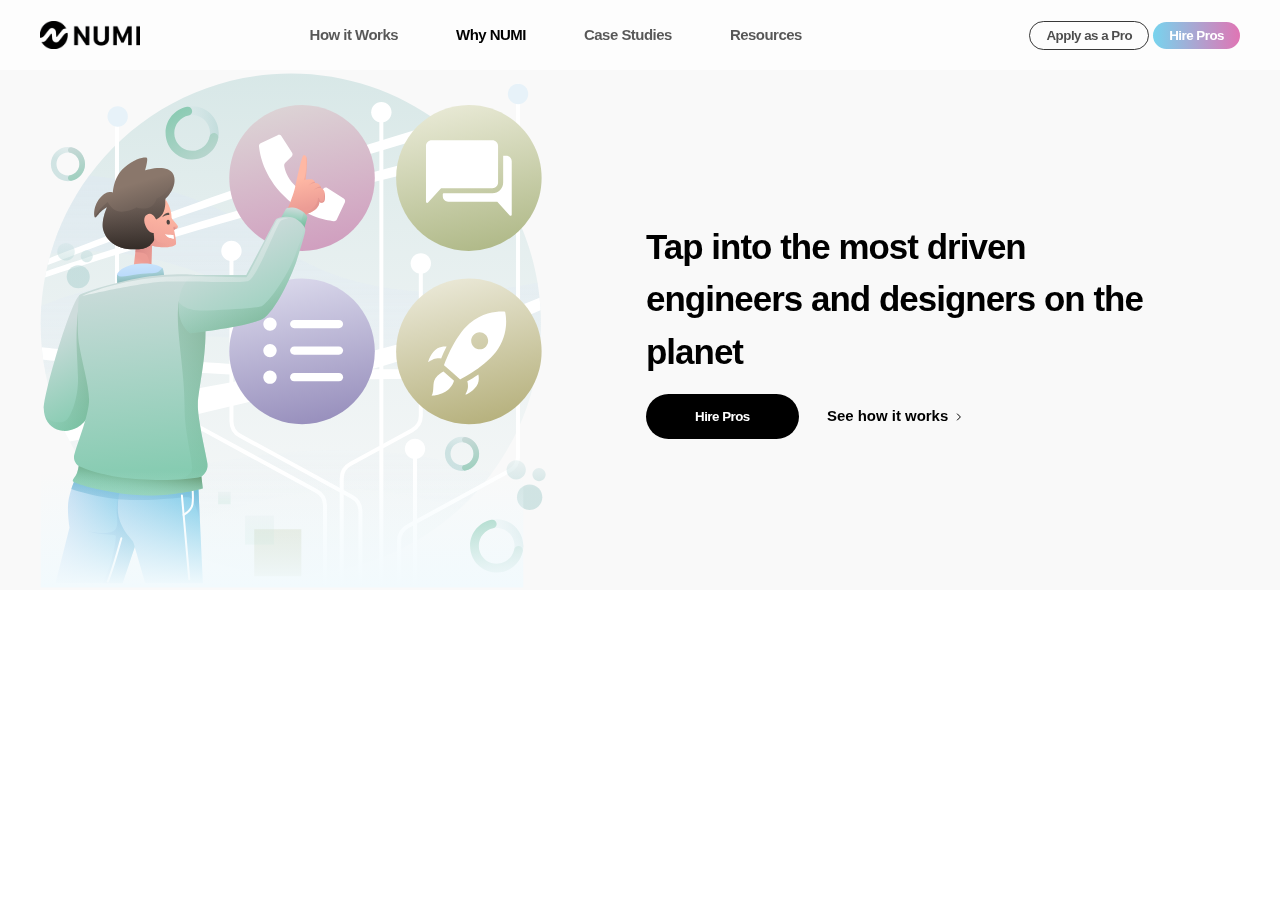
<file: index.html>
<!DOCTYPE html>
<html lang="en">

<head>
    <meta charset="UTF-8">
    <meta http-equiv="X-UA-Compatible" content="IE=edge">
    <meta name="viewport" content="width=device-width, initial-scale=1.0">
    <link rel="stylesheet" href="assets/css/index.css">
    <script src="assets/js/index.js" defer></script>
    <title>Final</title>
</head>

<body>

    <!-- Header -->

    <header class="header">
        <div class="container">
            <div class="header__inner">
                <div class="header__logo">
                    <img class="img" src="assets/img/logo.webp" alt="" width="100px">
                </div>

                <div class="nav" style="display: flex;">
                    <a href="#" class="nav__link">How it Works</a>
                    <a href="#" class="nav__link">Why NUMI</a>
                    <a href="#" class="nav__link">Case Studies</a>
                    <div class="nav__block">
                        <div class="nav__toggle">
                            Resources
                        </div>  
                        
                        <ul class="block">
                            <li class="block__inner">
                                <div class="block__title">Blog</div>
                                <p class="block__subtitle">Stories about startups, design, and more</p>
                            </li>

                            <li class="block__inner">
                                <div class="block__title">Color Inspiration</div>
                                <p class="block__subtitle">Copy colors for your next project</p>
                            </li>

                            <li class="block__inner">
                                <div class="block__title">Software Logos</div>
                                <p class="block__subtitle">Download software logos for your own use</p>
                            </li>

                            <li class="block__inner">
                                <div class="block__title">No Code Tools</div>
                                <p class="block__subtitle">Best no-code tools for your next project</p>
                            </li>

                            <li class="block__inner">
                                <div class="block__title">Support</div>
                                <p class="block__subtitle">Need help? </p>
                            </li>
                        </ul>
                    </div>
                </div>

                <div class="header__buttons">
                    <button class="btn">Apply as a Pro</button>
                    <button class="btn btn__gradient">Hire Pros</button>
                </div>
            </div>
        </div>
    </header>


    <!-- Main -->

    <main class="main">
        <div class="container">
            <div class="main__inner">
                <div class="main__img">
                    <img src="assets/img/main.svg" alt="" class="img">
                </div>

                <div class="main__content">
                    <div class="main__title">Tap into the most driven engineers and designers on the planet</div>

                    <div class="main__buttons">
                        <button class="btn btn__black">Hire Pros</button>
                        <a href="#" class="main__link">
                            <span>See how it works</span> 
                            <img src="assets/img//arrow_right.svg" alt="">
                        </a>
                    </div>
                </div>
            </div>
        </div>
    </main>
</body>

</html>
</file>
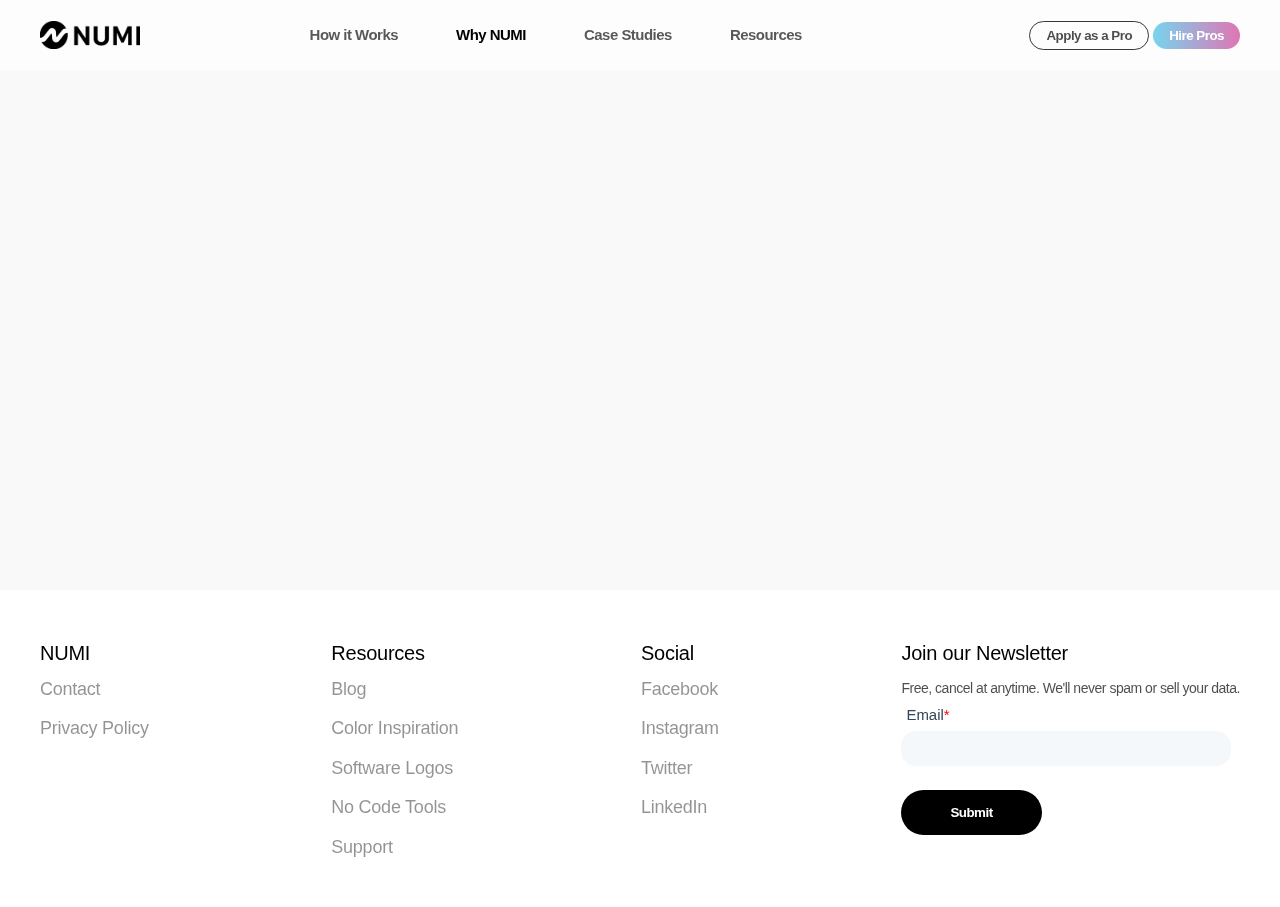
<file: main.html>
<!DOCTYPE html>
<html lang="en">

<head>
    <meta charset="UTF-8">
    <meta http-equiv="X-UA-Compatible" content="IE=edge">
    <meta name="viewport" content="width=device-width, initial-scale=1.0">
    <link rel="stylesheet" href="assets/css/index.css">
    <script src="assets/js/index.js" defer></script>
    <title>Final</title>
</head>

<body>

    <!-- Header -->

    <header class="header">
        <div class="container">
            <div class="header__inner">
                <div class="header__logo">
                    <img class="img" src="assets/img/logo.webp" alt="" width="100px">
                </div>

                <div class="nav" style="display: flex;">
                    <a href="#" class="nav__link">How it Works</a>
                    <a href="#" class="nav__link">Why NUMI</a>
                    <a href="#" class="nav__link">Case Studies</a>
                    <div class="nav__block">
                        <div class="nav__toggle">
                            Resources
                        </div>  
                        
                        <ul class="block">
                            <li class="block__inner">
                                <div class="block__title">Blog</div>
                                <p class="block__subtitle">Stories about startups, design, and more</p>
                            </li>

                            <li class="block__inner">
                                <div class="block__title">Color Inspiration</div>
                                <p class="block__subtitle">Copy colors for your next project</p>
                            </li>

                            <li class="block__inner">
                                <div class="block__title">Software Logos</div>
                                <p class="block__subtitle">Download software logos for your own use</p>
                            </li>

                            <li class="block__inner">
                                <div class="block__title">No Code Tools</div>
                                <p class="block__subtitle">Best no-code tools for your next project</p>
                            </li>

                            <li class="block__inner">
                                <div class="block__title">Support</div>
                                <p class="block__subtitle">Need help? </p>
                            </li>
                        </ul>
                    </div>
                </div>

                <div class="header__buttons">
                    <button class="btn">Apply as a Pro</button>
                    <button class="btn btn__gradient">Hire Pros</button>
                </div>
            </div>
        </div>
    </header>

    <!-- Main -->

    <div class="main">
        <div class="container">
            <div class="main__inner"></div>
        </div>
    </div>

    <!-- Footer -->

    <footer class="footer">
        <div class="container">
            <div class="footer__inner">
                <div class="footer__numi">
                    <div class="footer__title">NUMI</div>

                    <div class="footer__link">
                        <a href="#" class="link">Contact</a>
                        <a href="#" class="link">Privacy Policy</a>
                    </div>
                </div>

                <div class="footer__resources">
                    <div class="footer__title">Resources</div>

                    <div class="footer__link">
                        <a href="#" class="link">Blog</a>
                        <a href="#" class="link">Color Inspiration</a>
                        <a href="#" class="link">Software Logos</a>
                        <a href="#" class="link">No Code Tools</a>
                        <a href="#" class="link">Support</a>
                    </div>
                </div>

                <div class="footer__social">
                    <div class="footer__title">Social</div>

                    <div class="footer__link">
                        <a href="#" class="link">Facebook</a>
                        <a href="#" class="link">Instagram</a>
                        <a href="#" class="link">Twitter</a>
                        <a href="#" class="link">LinkedIn</a>
                    </div>
                </div>

                <div class="footer__join">
                    <div class="footer__title">Join our Newsletter</div>

                    <div class="footer__subtitle">Free, cancel at anytime. We'll never spam or sell your data.</div>

                    <div>
                        <p class="label">Email<span>*</span></p>
                        <input class="input" type="email" name="email">
                    </div>

                    <button class="btn btn__black" id="submit">Submit</button>
                </div>
            </div>
        </div>
    </footer>
</body>

</html>
</file>
<file: assets/css/index.css>
html {
    font-size: 62.35%;
}

:root {
    --header-background-color: #FFFFFF;
    --text-color: rgba(0,0,0,.66);
}

body {
    margin: 0;
    padding: 0;

    font-size: 1.5rem;
    font-family: 'Circularstd', sans-serif;
    line-height: 1.5;
    background-color: var(--header-background-color);
    color: var(--text-color);
}

h1,h2,h3,h4,h5,h6 {
    margin: 0;
    padding: 0;
}

a {
    color: inherit;
    text-decoration: none;
}

li, ul, ol {
    list-style: none;
    margin: 0;
    padding: 0;
}

.img {
    display: block;
    max-width: 100%;
    height: auto;
}

.text-center {
    text-align: center;
}

.container {
    width: 100%;
    max-width: 1200px;
    margin: 0 auto;
    padding: 0 15px;
}

/* Header */

.header {
    width: 100%;
    position: fixed;
    top: 0;
    left: 0;
    right: 0;
    z-index: 99;

    background-color: hsla(0,0%,100%,.64);
    backdrop-filter: blur(9px);
}

.header__inner {
    height: 70px;
    display: flex;
    align-items: center;
    justify-content: space-between;
}

/* Nav */


.nav__link, .nav__toggle {
    font-weight: 600;
    letter-spacing: -.5px;

    transition: color .2s linear;

    margin-right: 58px;
    cursor: pointer;
}

.nav__link:hover {
    color: black;
}

.nav__link:last-child {
    margin-right: 0;
}

.nav__link:nth-child(2) {
    color: black;
}

.nav__block {
    position: relative;
}

.block {
    width: 100%;
    min-width: 300px;
    position: absolute;
    top: 200%;

    box-shadow: 0 50px 25px -50px rgb(32 53 90 / 15%), 8px 18px 60px 4px rgb(0 0 0 / 13%);
    -webkit-backdrop-filter: hue-rotate(180deg) brightness(200%) blur(400px);
    backdrop-filter: hue-rotate(180deg) brightness(200%) blur(400px);

    border-radius: 24px;
    background-color: hsla(0,0%,100%,.95);

    z-index: 1000;
    overflow: hidden;
    /* display: none; */
    opacity: 0;
    transition: all .2s linear;
}

.block.show {
    /* display: block; */
    opacity: 1;
}

.block__inner {
    display: block;
    margin-bottom: 24px;
    cursor: pointer;
    padding: 10px;

    transition: all .2s linear;
}

.block__subtitle {
    font-size: 14px;
}

.block__inner:last-child {
    margin-bottom: 0;
}


.block__inner:hover {
    background-color: #eee;
}

.block__subtitle {
    margin: 0;
}

.block__title {
    font-size: 16px;
    font-weight: 600;
    letter-spacing: 0;
    color: black;
}

/* Buttons */

.btn {
    display: inline-block;
    background-color: transparent;
    border-radius: 100px;
    padding: 6px 16px;
    cursor: pointer;
    border: 1px solid rgba(0,0,0,.78);

    color: rgba(0,0,0,.7);
    letter-spacing: -.5px;
    font-weight: 600;
}

.btn__gradient {
    background-image: linear-gradient(90deg,#77d4ee,#e075b4);
    color: white;
    border: none;
}

/* Main */

.main {
    padding-top: 70px;
    background-color: #f9f9f9;
    height: 520px;
    display: flex;
    flex-direction: column;
    justify-content: center;
}

.main__inner {
    display: flex;
    align-items: center;
}

.main__img {
    margin-right: 100px;
}

.main__title {
    font-size: 3.5rem;
    color: black;
    font-weight: 600;
    letter-spacing: -.96px;
    margin-bottom: 16px;
}

.main__content {
    width: 100%;
    max-width: 500px;
}

.btn__black {
    background-color: #000;

    padding: 14px 48px;
    color: white;
    margin-right: 24px;
}

.main__link {
    color: black;
    font-weight: 600;
}

/* Footer */

.footer {
    padding: 48px 20px 32px;
}

.footer__inner {
    display: flex;
    align-items: flex-start;
    justify-content: space-between;
}

.footer__title {
    color: #000;
    font-size: 20px;
    font-weight: 500;
    letter-spacing: -.24px;

    margin-bottom: 10px;
}

.link {
    display: block;
    opacity: .64;

    font-size: 18px;
    line-height: 130%;
    letter-spacing: -.24px;
    margin-bottom: 16px;

    transition: all .2s linear;
}

.link:hover {
    color: black;
    opacity: 1;
    transform: translateX(2px);
}

.footer__subtitle {
    color: rgba(0,0,0,.7);
    font-size: 14px;
    letter-spacing: -.48px;
}

.label {
    margin: 0;
    padding: 0;

    color: #33475b;

    margin: 5px;
}

.label span {
    color: red;
}

input[name="email"] {
    display: inline-block;
    width: 100%;
    max-width: 300px;
    padding: 10px 15px;
    border-radius: 15px;
    background-color: #f5f8fa;
    border: none;

    margin-bottom: 24px;
}

input[name="email"]:focus {
    outline: none;
}
</file>
